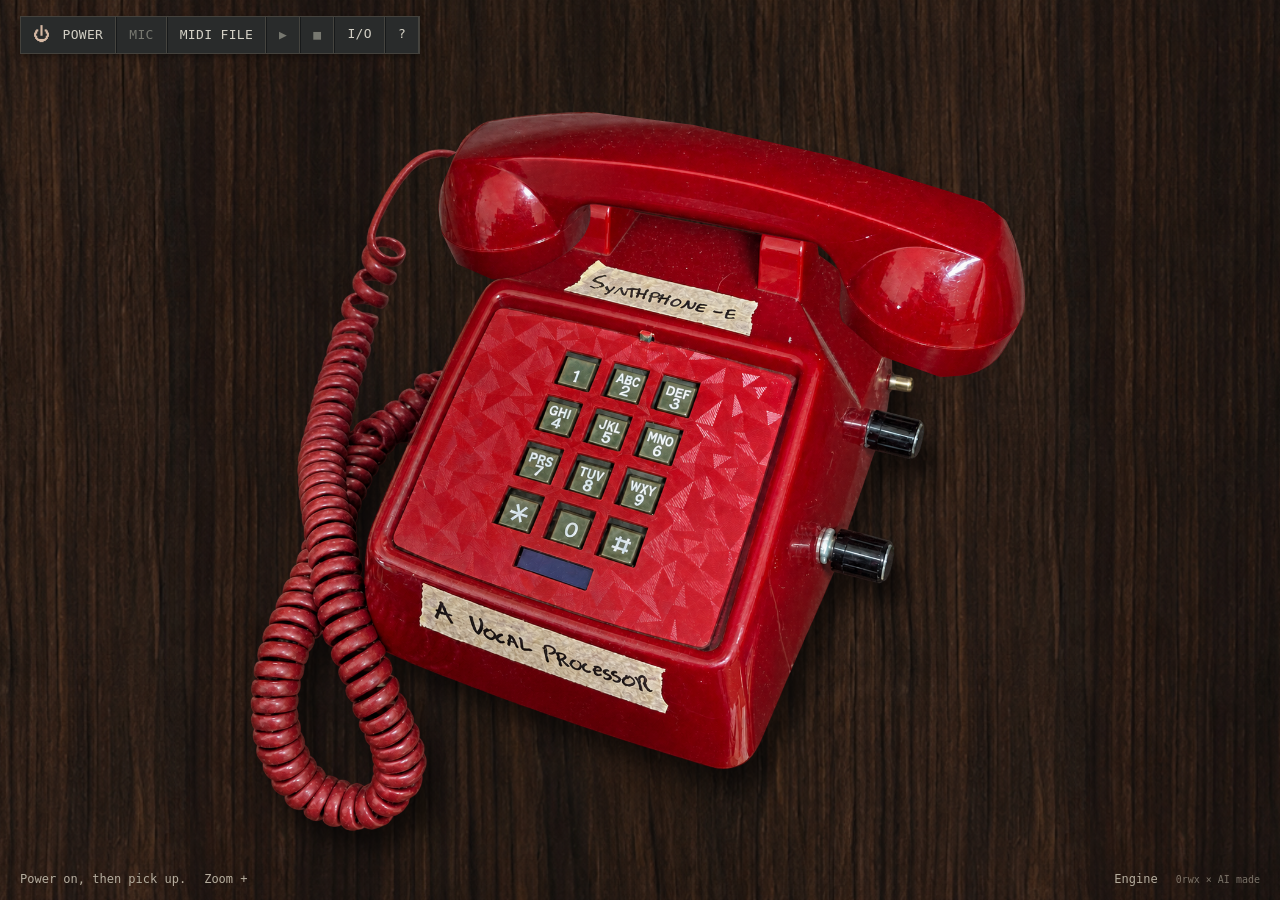
<file: index.html>
<!doctype html>
<html lang="en">
<head>
  <meta charset="utf-8">
  <meta name="viewport" content="width=device-width,initial-scale=1">
  <meta name="theme-color" content="#211b17">
  <title>Virtual Synthphone E</title>
  <link rel="stylesheet" href="phone.8d61dba28fe974116c93b1e74dec5196ebce935fb70573daa81f8b8f33cdc2a8.css">
  <link rel="preload" href="assets/phone-base.webp" as="image">
  <link rel="preload" href="assets/receiver.webp" as="image">
</head>
<body>
  <nav class="utility" aria-label="Audio and MIDI">
    <button id="power" title="Switch power" disabled><span class="power-symbol" aria-hidden="true">⏻</span> POWER</button>
    <button id="microphone" disabled>MIC</button>
    <label class="file-pick">MIDI FILE<input id="midi-file" type="file" accept=".mid,.midi,audio/midi,audio/x-midi" disabled aria-label="Load MIDI file"></label>
    <button id="file-play" aria-label="Play MIDI file" title="Play MIDI file" disabled>▶</button>
    <button id="file-stop" aria-label="Stop MIDI file" title="Stop MIDI file" disabled>■</button>
    <details id="patchbay">
      <summary>I/O</summary>
      <div class="drawer">
        <button id="midi" disabled>Connect MIDI devices</button>
        <label>Input<select id="midi-in"><option value="">None</option></select></label>
        <label>Output<select id="midi-out"><option value="">None</option></select></label>
        <label class="check"><input id="thru" type="checkbox"> MIDI thru</label>
        <label class="check"><input id="tone" type="checkbox" disabled> Test voice · 220 Hz</label>
        <button id="latency-test" disabled>Measure mic delay</button>
        <p id="latency-status" role="status">Speakers + live mic required. Keep the receiver down. Plays five quiet probes; audio stays local. Use Dry for the baseline.</p>
        <p id="mic-device" role="status"></p>
        <p id="file-status">Drop a .mid file here.</p>
        <p id="midi-status" role="status"></p>
      </div>
    </details>
    <details>
      <summary aria-label="Playing guide">?</summary>
      <div class="drawer guide">
        <p>Click the receiver to pick up.</p>
        <p>Drag the upper dial to turn it. Click to switch notes/effects; double-click for menu. In effects, 0 cycles modes. The lower dial sets mic level.</p>
        <p><kbd>1–9</kbd> <kbd>*</kbd> <kbd>0</kbd> <kbd>#</kbd> keypad<br><kbd>← →</kbd> encoder · <kbd>Enter</kbd> press<br><kbd>Space</kbd> receiver</p>
        <p>MIDI channel 1: vocals<br>Channel 2: synth</p>
        <p>Headphones recommended.</p>
      </div>
    </details>
  </nav>
  <main id="workbench" class="workbench" aria-label="Synthphone E instrument">
    <div id="phone" class="phone">
      <img class="body-photo" src="assets/phone-base.webp" width="1306" height="1205" alt="The real red Synthphone, with its worn keys, masking-tape labels and coiled cord" draggable="false">
      <img class="cord-tail" src="assets/phone-on-hook.webp" alt="" draggable="false">
      <button id="handset" class="handset photo-control" aria-label="Lift handset" aria-pressed="false" title="Pick up / hang up" disabled><img src="assets/receiver.webp" alt="" draggable="false"></button>
      <div id="keypad" aria-label="Telephone keypad">
        <button class="key photo-control" data-key="0" aria-label="1" style="--cut:polygon(40.5% 34.5%,45.2% 35.9%,43.6% 40.2%,39.2% 38.9%)" disabled><img src="assets/phone-base.webp" alt="" draggable="false"></button>
        <button class="key photo-control" data-key="1" aria-label="2 ABC" style="--cut:polygon(46.7% 36.3%,51.5% 37.7%,49.8% 42.3%,45.3% 40.8%)" disabled><img src="assets/phone-base.webp" alt="" draggable="false"></button>
        <button class="key photo-control" data-key="2" aria-label="3 DEF" style="--cut:polygon(53.1% 38.1%,57.7% 39.4%,56.2% 44.1%,51.6% 42.7%)" disabled><img src="assets/phone-base.webp" alt="" draggable="false"></button>
        <button class="key photo-control" data-key="3" aria-label="4 GHI" style="--cut:polygon(38.4% 40.6%,42.8% 41.9%,41.3% 46.6%,36.6% 45.3%)" disabled><img src="assets/phone-base.webp" alt="" draggable="false"></button>
        <button class="key photo-control" data-key="4" aria-label="5 JKL" style="--cut:polygon(44.4% 42.3%,49.3% 43.8%,47.6% 48.5%,42.8% 47.1%)" disabled><img src="assets/phone-base.webp" alt="" draggable="false"></button>
        <button class="key photo-control" data-key="5" aria-label="6 MNO" style="--cut:polygon(50.9% 44.1%,55.8% 45.6%,53.9% 50.4%,49.3% 48.9%)" disabled><img src="assets/phone-base.webp" alt="" draggable="false"></button>
        <button class="key photo-control" data-key="6" aria-label="7 PRS" style="--cut:polygon(36.1% 46.7%,40.7% 48.1%,39% 53%,34.3% 51.5%)" disabled><img src="assets/phone-base.webp" alt="" draggable="false"></button>
        <button class="key photo-control" data-key="7" aria-label="8 TUV" style="--cut:polygon(42.3% 48.5%,47.3% 50%,45.5% 55.1%,40.7% 53.5%)" disabled><img src="assets/phone-base.webp" alt="" draggable="false"></button>
        <button class="key photo-control" data-key="8" aria-label="9 WXY" style="--cut:polygon(48.7% 50.4%,53.6% 52%,51.8% 57.2%,46.9% 55.7%)" disabled><img src="assets/phone-base.webp" alt="" draggable="false"></button>
        <button class="key photo-control" data-key="9" aria-label="Star" style="--cut:polygon(33.6% 52.8%,38.4% 54.4%,36.5% 59.6%,31.7% 57.8%)" disabled><img src="assets/phone-base.webp" alt="" draggable="false"></button>
        <button class="key photo-control" data-key="10" aria-label="0" style="--cut:polygon(40% 54.7%,44.9% 56.3%,43.1% 61.7%,38.1% 59.9%)" disabled><img src="assets/phone-base.webp" alt="" draggable="false"></button>
        <button class="key photo-control" data-key="11" aria-label="Hash" style="--cut:polygon(46.5% 56.6%,51.5% 58.3%,49.6% 63.6%,44.5% 61.9%)" disabled><img src="assets/phone-base.webp" alt="" draggable="false"></button>
      </div>
      <canvas id="oled" class="live-screen" width="512" height="128" aria-label="Live Synthphone OLED"></canvas>
      <span id="power-led" aria-hidden="true"></span>
      <button id="encoder" class="dial photo-control" aria-label="Encoder" title="Drag to turn · click to press · double-click for menu" disabled><img src="assets/phone-base.webp" alt="" draggable="false"></button>
      <div id="mic-dial" class="mic-dial"><input id="gain" type="range" min="0" max="2" step="0.01" value="1" aria-label="Microphone level" title="Microphone level" disabled><output id="gain-value">100%</output></div>
      <button id="enc-down" class="assistive" aria-label="Turn encoder counterclockwise" disabled>−</button>
      <button id="enc-up" class="assistive" aria-label="Turn encoder clockwise" disabled>+</button>
      <span id="hook-status" class="assistive">Receiver on hook</span>
    </div>
  </main>
  <footer>
    <p id="status" role="status">Loading the phone…</p>
    <button id="zoom" aria-pressed="false" title="Enlarge the phone to play and read its screen">Zoom +</button>
    <details class="engine"><summary>Engine</summary><div class="drawer"><p id="persistence">Settings stay on this device.</p><p id="performance">Phone off.</p><p id="error-detail"></p><p>Audio stays on your computer. Timing is not hardware calibrated.</p><a href="lab.html">Audio verification lab</a> · <a href="https://github.com/UnitedCode/virtual-synthphone-e">Source</a></div></details>
    <span class="maker">0rwx × AI made</span>
  </footer>
  <script id="runtime" data-worker="worker.8d61dba28fe974116c93b1e74dec5196ebce935fb70573daa81f8b8f33cdc2a8.js" data-worklet="audio-worklet.8d61dba28fe974116c93b1e74dec5196ebce935fb70573daa81f8b8f33cdc2a8.js" type="module">import init from './phone.8d61dba28fe974116c93b1e74dec5196ebce935fb70573daa81f8b8f33cdc2a8.js';init().catch(()=>{document.getElementById('status').textContent='Could not load the phone. Reload to try again.';});</script>
</body>
</html>
</file>
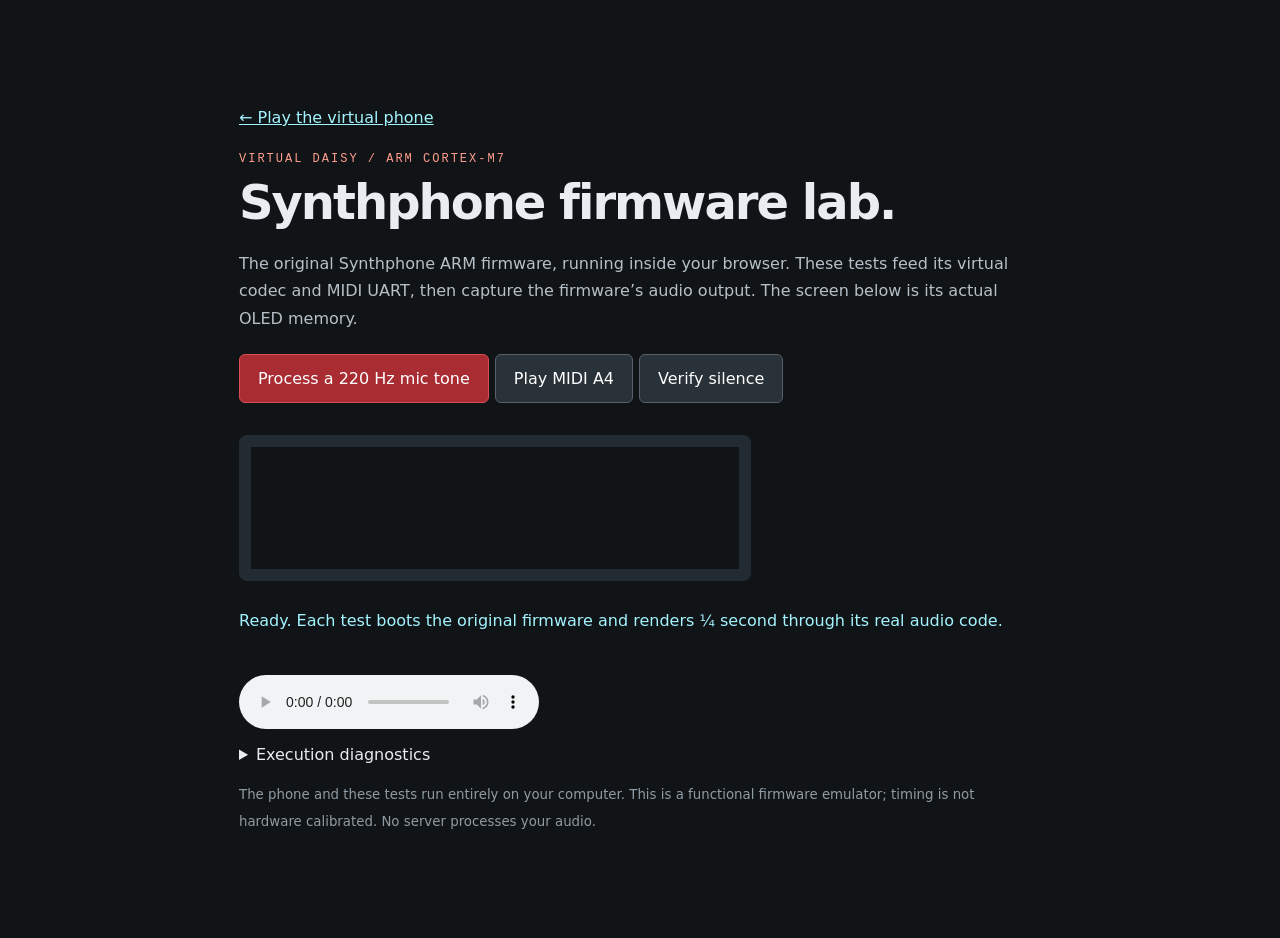
<file: lab.html>
<!doctype html><html lang="en"><meta charset="utf-8"><meta name="viewport" content="width=device-width,initial-scale=1"><title>Synthphone · Firmware lab</title>
<style>*{box-sizing:border-box}:root{font:16px system-ui;color:#e9edf1;background:#111416}body{max-width:850px;margin:64px auto;padding:24px}h1{font-size:48px;letter-spacing:-2px;margin:8px 0 20px}p{line-height:1.7;color:#b6c0c8}.tag{font:12px monospace;letter-spacing:2px;color:#ff9d8e}button{border:1px solid #58616a;border-radius:6px;padding:14px 18px;color:#fff;background:#293139;font:inherit;cursor:pointer;margin:6px 6px 6px 0}button:first-child{background:#a92c32;border-color:#d94d54}button:disabled{opacity:.4;cursor:wait}canvas{width:min(100%,512px);height:auto;image-rendering:pixelated;display:block;border:12px solid #222b32;border-radius:8px;margin:26px 0}#status{color:#a3f4ff;min-height:52px}pre{font:12px/1.6 monospace;white-space:pre-wrap;word-break:break-word;background:#080c0f;padding:20px;border-radius:8px}audio{display:block;margin:16px 0}a{color:#a3f4ff}small{color:#8f9ba4}</style>
<main><p><a href="./">← Play the virtual phone</a></p><span class="tag">VIRTUAL DAISY / ARM CORTEX-M7</span><h1>Synthphone firmware lab.</h1><p>The original Synthphone ARM firmware, running inside your browser. These tests feed its virtual codec and MIDI UART, then capture the firmware’s audio output. The screen below is its actual OLED memory.</p><div><button id="mic-test" disabled>Process a 220 Hz mic tone</button><button id="midi-test" disabled>Play MIDI A4</button><button id="silence-test" disabled>Verify silence</button></div><canvas id="oled" width="512" height="128" aria-label="Actual firmware OLED output"></canvas><p id="status" role="status">Loading the Rust WebAssembly emulator…</p><audio id="audio" controls></audio><a id="download"></a><details><summary>Execution diagnostics</summary><pre id="diagnostics">Waiting for firmware boot.</pre></details><p><small>The phone and these tests run entirely on your computer. This is a functional firmware emulator; timing is not hardware calibrated. No server processes your audio.</small></p></main><script id="runtime" data-firmware="synthphone.8d61dba28fe974116c93b1e74dec5196ebce935fb70573daa81f8b8f33cdc2a8.bin" type="module">import init from './engine.8d61dba28fe974116c93b1e74dec5196ebce935fb70573daa81f8b8f33cdc2a8.js';init().catch(e=>document.querySelector('#status').textContent=String(e));</script></html>
</file>
<file: phone.8d61dba28fe974116c93b1e74dec5196ebce935fb70573daa81f8b8f33cdc2a8.css>
*{box-sizing:border-box}
:root{color-scheme:dark;font:14px/1.5 ui-monospace,SFMono-Regular,Consolas,monospace;color:#d0cdc4;background:#241c17}
body{margin:0;min-height:100dvh;background:#241c17 url('assets/wood.webp') center/900px auto;overflow-x:hidden}
button,input,select{font:inherit}
button,summary,.file-pick{cursor:pointer;touch-action:manipulation}
button:disabled,input:disabled{cursor:default}
button:focus-visible,summary:focus-visible,a:focus-visible{outline:2px solid #d8c18b;outline-offset:3px}
.utility{position:absolute;z-index:10;top:16px;left:20px;display:flex;gap:1px;align-items:stretch;background:#17191a;border:1px solid #44423d;box-shadow:0 3px 6px #0005}
.utility>button,.utility>.file-pick,.utility>details>summary{border:0;border-right:1px solid #45443f;background:#292b2b;color:#d3d0c5;min-height:36px;padding:7px 12px;letter-spacing:.025em;font-size:13px;list-style:none;white-space:nowrap}
summary::-webkit-details-marker{display:none}
.utility button:hover:not(:disabled),.utility summary:hover,.file-pick:hover{background:#353736}
.utility button:disabled{color:#777870}
.power-symbol{color:#d6b9a4;font-size:17px;line-height:1;vertical-align:-1px;margin-right:4px}
#power[data-on=true] .power-symbol{color:#b6c581}
.file-pick{position:relative;display:flex;align-items:center;overflow:hidden}
.file-pick input{position:absolute;inset:0;width:100%;height:100%;opacity:0;cursor:pointer}
.file-pick:focus-within{outline:2px solid #d8c18b;outline-offset:-3px}
.utility details{position:relative}
.drawer{position:absolute;top:calc(100% + 8px);left:0;width:290px;padding:18px;background:#252728;border:1px solid #585750;box-shadow:2px 7px 15px #0007;font-size:14px;line-height:1.5;letter-spacing:0;white-space:normal;color:#d3d0c5}
.drawer p{margin:10px 0}.drawer p:empty{display:none}.drawer button{width:100%;padding:7px 10px;border:1px solid #6a6961;background:#343737;color:inherit;margin-bottom:6px}
.drawer label:not(.check){display:block;margin:12px 0 5px}.drawer select{display:block;width:100%;margin-top:4px;padding:6px;background:#171a1a;border:1px solid #68685e;color:inherit}.check{display:flex;align-items:center;gap:7px;margin:12px 0}.check input{accent-color:#b9b394}
.guide{left:auto;right:0}kbd{font:inherit;color:#f0ecdf}
.workbench{min-height:100dvh;display:grid;place-items:center;padding:90px 12px 54px}
.workbench{height:100dvh;overflow:hidden}
.workbench.zoomed{display:block;overflow:auto}
.workbench.zoomed .phone{width:min(220vw,1250px);max-width:none;margin:30px auto 60px}
.phone{position:relative;width:min(94vw,calc((100dvh - 165px)*1.084),1100px);aspect-ratio:1306/1205;container-type:inline-size;isolation:isolate;user-select:none;-webkit-user-select:none}
.body-photo,.photo-control>img{display:block;width:100%;height:100%;object-fit:fill;pointer-events:none;-webkit-user-drag:none}
.body-photo{filter:drop-shadow(13px 21px 11px #0008)}
.cord-tail{position:absolute;inset:0;width:100%;height:100%;pointer-events:none;clip-path:polygon(0 0,28% 0,28% 6.5%,24% 9%,23.6% 16%,25.5% 23%,25.5% 37%,22% 47%,0 47%);transform-origin:18% 41.5%;transition:transform 240ms ease}
.phone.offhook .cord-tail{transform:skewX(6deg) scaleY(1.12)}
.photo-control{position:absolute;inset:0;width:100%;height:100%;padding:0;border:0;border-radius:0;background:transparent;box-shadow:none;outline:none;-webkit-tap-highlight-color:transparent}
.photo-control.aligned{inset:auto;left:var(--left);top:var(--top);width:var(--width);height:var(--height);clip-path:var(--cut)}
.photo-control.aligned>img{position:absolute;width:100cqw;height:calc(100cqw * 1205 / 1306);max-width:none;left:var(--image-left);top:var(--image-top)}
.key{z-index:3;clip-path:var(--cut);touch-action:none}
.key>img{transition:filter 40ms}
.key.pressed>img,.key:active>img{filter:brightness(.68);transform:translateY(.13%)}
.key:focus-visible>img{filter:brightness(1.22)}
.handset{z-index:4;clip-path:polygon(26.5% 8%,29% 2.5%,39.3% 1%,56.7% 3.4%,75.2% 7.9%,93.1% 13.9%,98% 18.3%,99.5% 26.4%,98.3% 33.4%,95% 37.1%,87.7% 37.7%,80.4% 34.9%,76.8% 29.6%,75% 24.5%,73.3% 20.5%,64% 18%,53.7% 15.9%,44.8% 14.4%,43% 20.2%,39.8% 23.3%,31.8% 24.6%,27% 22.3%,25.1% 18.3%,24.4% 13.4%);transform-origin:62% 19%;transition:transform 240ms ease;touch-action:none}
.handset.lifted{transform:translate(-5%,-16%) rotate(-8deg)}
.handset.aligned.lifted{transform:translate(-5%,-20%) rotate(-4deg)}
.handset.lifted>img{filter:drop-shadow(10px 18px 7px #0006)}
.handset:focus-visible>img{filter:brightness(1.12)}
.dial{z-index:3;clip-path:polygon(78.6% 41.8%,86.4% 43.9%,85% 49.3%,77.3% 47.2%);cursor:ns-resize;touch-action:none}
.dial:active>img,.dial.dragging>img{filter:brightness(.85)}
.dial:focus-visible>img{filter:brightness(1.15)}
.mic-dial{position:absolute;z-index:5;left:72.7%;top:58.2%;width:10%;height:8%;transform:rotate(14deg)}
#gain{position:absolute;inset:0;width:100%;height:100%;margin:0;opacity:.001;cursor:ns-resize;touch-action:none}
#gain-value{position:absolute;top:90%;left:25%;padding:2px 6px;background:#1e201e;color:#e2dece;font-size:12px;opacity:0;pointer-events:none;transform:rotate(-14deg)}
.mic-dial:hover output,.mic-dial:focus-within output,.mic-dial.dragging output{opacity:1}
.live-screen{position:absolute;z-index:2;left:35.07%;top:61.16%;width:calc(128 / 1306 * 100%);height:calc(32 / 1205 * 100%);transform-origin:0 0;transform:matrix(.953125,.265625,-.40625,1.09375,0,0);image-rendering:pixelated;opacity:0;pointer-events:none}
.phone.powered .live-screen{opacity:.97}
#power-led{position:absolute;z-index:2;left:50.8%;top:31.8%;width:.55%;height:.55%;background:transparent;transform:rotate(15deg);pointer-events:none}
#power-led.on{background:#d6e5ad;box-shadow:0 0 3px #d6e5ad}
footer{position:absolute;z-index:8;bottom:12px;left:20px;right:20px;display:flex;align-items:center;gap:18px;font-size:12px;color:#b5ad9e;pointer-events:none}
#status{margin:0;max-width:65ch;pointer-events:auto;line-height:1.4}
.engine{margin-left:auto;pointer-events:auto}.engine summary{list-style:none;color:#b5ad9e}.engine .drawer{top:auto;bottom:calc(100% + 12px);left:auto;right:0;width:min(460px,calc(100vw - 40px));word-break:break-word;font-size:12px}.engine a{color:#d8d1bc;text-underline-offset:3px}.maker{font-size:10px;white-space:nowrap;opacity:.6}
#zoom{border:0;background:transparent;color:inherit;font:inherit;padding:0;white-space:nowrap;pointer-events:auto;cursor:zoom-in}#zoom[aria-pressed=true]{cursor:zoom-out}
.assistive{position:absolute;width:1px;height:1px;padding:0;margin:-1px;overflow:hidden;clip-path:inset(50%);white-space:nowrap;border:0}
.assistive:focus-visible{z-index:12;width:auto;height:auto;margin:0;padding:5px 10px;clip-path:none;left:86%;top:45%;background:#292b2b;color:#eee}
@media(max-width:600px){.utility{top:12px;left:12px;right:12px;justify-content:center}.utility>button,.utility>.file-pick,.utility>details>summary{padding:7px 9px;font-size:12px}.utility>.file-pick{font-size:11px}.drawer{position:fixed;top:58px;left:12px;right:12px;width:auto;max-height:70dvh;overflow:auto}.workbench{padding-top:90px;padding-bottom:90px}.phone{width:98vw;max-width:700px}footer{left:12px;right:12px;flex-wrap:wrap;gap:10px;bottom:14px}#status{font-size:12px;flex:1 0 78%}.maker{margin-left:auto}.engine{margin-left:0}.engine .drawer{position:fixed;left:12px;right:12px;bottom:65px;top:auto;width:auto}.handset.lifted{transform:translate(-3%,-8%) rotate(-8deg)}}
@media(prefers-reduced-motion:reduce){.handset,.key>img{transition:none}}
</file>
